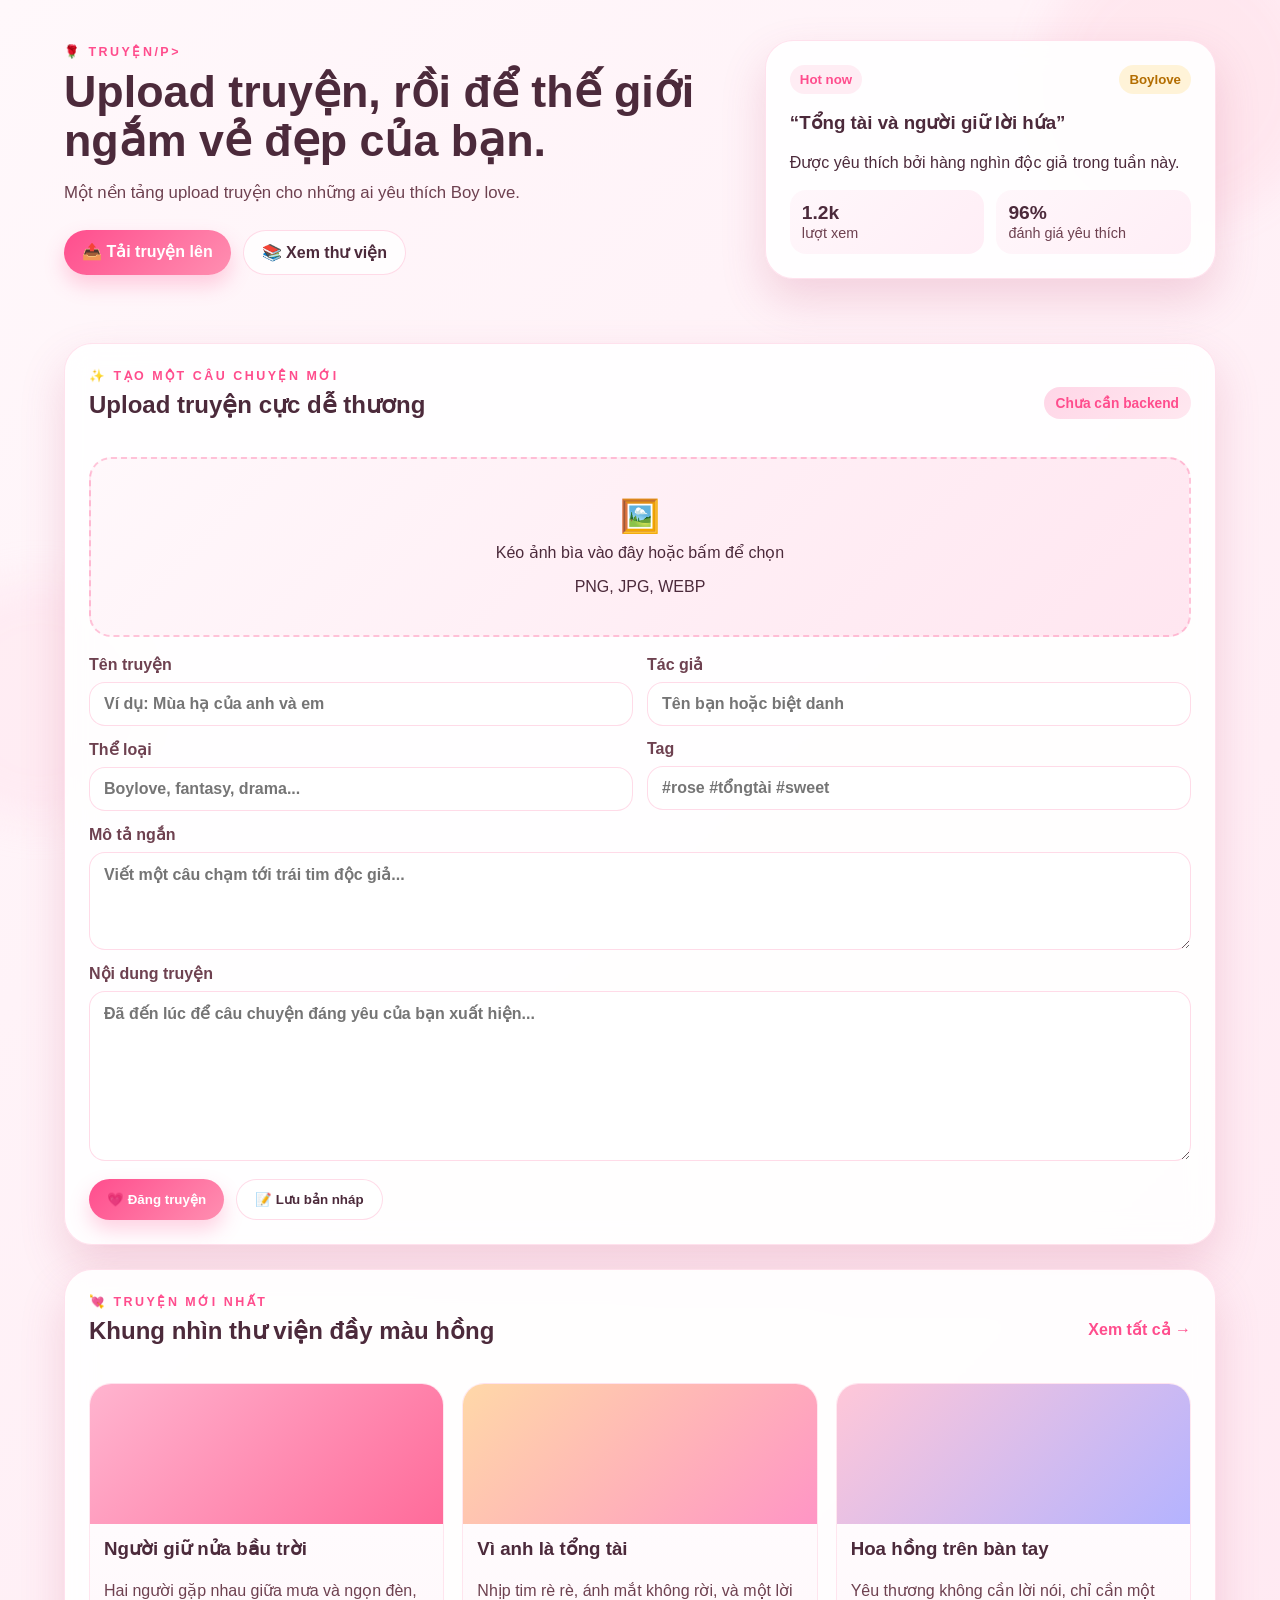
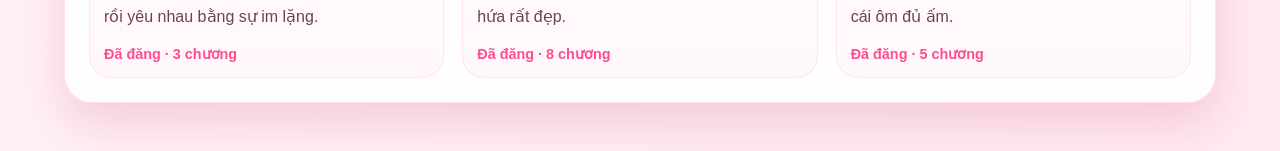
<file: index.html>
<!DOCTYPE html>
<html lang="vi">
  <head>
    <meta charset="UTF-8" />
    <meta name="viewport" content="width=device-width, initial-scale=1.0" />
    <title>Novel-BL</title>
    <link rel="stylesheet" href="styles.css" />
  </head>
  <body>
    <div class="bg-orb orb-one"></div>
    <div class="bg-orb orb-two"></div>

    <header class="hero">
      <div class="hero__text">
        <p class="eyebrow">🌹 Truyện/p>
        <h1>Upload truyện, rồi để thế giới ngắm vẻ đẹp của bạn.</h1>
        <p class="hero__desc">
          Một nền tảng upload truyện cho những ai yêu thích Boy love.
        </p>
        <div class="hero__actions">
          <a href="#upload" class="btn btn--primary">📤 Tải truyện lên</a>
          <a href="#library" class="btn btn--ghost">📚 Xem thư viện</a>
        </div>
      </div>

      <div class="hero__card">
        <div class="hero__card-top">
          <span class="pill">Hot now</span>
          <span class="pill pill--soft">Boylove</span>
        </div>
        <h3>“Tổng tài và người giữ lời hứa”</h3>
        <p>Được yêu thích bởi hàng nghìn độc giả trong tuần này.</p>
        <div class="stat-grid">
          <div>
            <strong>1.2k</strong>
            <span>lượt xem</span>
          </div>
          <div>
            <strong>96%</strong>
            <span>đánh giá yêu thích</span>
          </div>
        </div>
      </div>
    </header>

    <main>
      <section class="panel" id="upload">
        <div class="panel__header">
          <div>
            <p class="eyebrow">✨ Tạo một câu chuyện mới</p>
            <h2>Upload truyện cực dễ thương</h2>
          </div>
          <div class="panel__badge">Chưa cần backend</div>
        </div>

        <form class="upload-form">
          <div class="dropzone" id="dropzone">
            <input type="file" id="coverInput" accept="image/*" />
            <div class="dropzone__content">
              <div class="dropzone__icon">🖼️</div>
              <p>Kéo ảnh bìa vào đây hoặc bấm để chọn</p>
              <span>PNG, JPG, WEBP</span>
            </div>
          </div>

          <div class="form-grid">
            <label>
              <span>Tên truyện</span>
              <input type="text" placeholder="Ví dụ: Mùa hạ của anh và em" />
            </label>
            <label>
              <span>Tác giả</span>
              <input type="text" placeholder="Tên bạn hoặc biệt danh" />
            </label>
            <label>
              <span>Thể loại</span>
              <input type="text" placeholder="Boylove, fantasy, drama..." />
            </label>
            <label>
              <span>Tag</span>
              <input type="text" placeholder="#rose #tổngtài #sweet" />
            </label>
            <label class="full">
              <span>Mô tả ngắn</span>
              <textarea rows="4" placeholder="Viết một câu chạm tới trái tim độc giả..."></textarea>
            </label>
            <label class="full">
              <span>Nội dung truyện</span>
              <textarea rows="8" placeholder="Đã đến lúc để câu chuyện đáng yêu của bạn xuất hiện..."></textarea>
            </label>
          </div>

          <div class="form-actions">
            <button type="submit" class="btn btn--primary">💗 Đăng truyện</button>
            <button type="button" class="btn btn--ghost">📝 Lưu bản nháp</button>
          </div>
        </form>
      </section>

      <section class="panel" id="library">
        <div class="panel__header">
          <div>
            <p class="eyebrow">💘 Truyện mới nhất</p>
            <h2>Khung nhìn thư viện đầy màu hồng</h2>
          </div>
          <a href="#" class="text-link">Xem tất cả →</a>
        </div>

        <div class="story-grid">
          <article class="story-card">
            <div class="story-card__cover cover-a"></div>
            <div class="story-card__body">
              <h3>Người giữ nửa bầu trời</h3>
              <p>Hai người gặp nhau giữa mưa và ngọn đèn, rồi yêu nhau bằng sự im lặng.</p>
              <span>Đã đăng · 3 chương</span>
            </div>
          </article>

          <article class="story-card">
            <div class="story-card__cover cover-b"></div>
            <div class="story-card__body">
              <h3>Vì anh là tổng tài</h3>
              <p>Nhịp tim rè rè, ánh mắt không rời, và một lời hứa rất đẹp.</p>
              <span>Đã đăng · 8 chương</span>
            </div>
          </article>

          <article class="story-card">
            <div class="story-card__cover cover-c"></div>
            <div class="story-card__body">
              <h3>Hoa hồng trên bàn tay</h3>
              <p>Yêu thương không cần lời nói, chỉ cần một cái ôm đủ ấm.</p>
              <span>Đã đăng · 5 chương</span>
            </div>
          </article>
        </div>
      </section>
    </main>

    <script src="script.js"></script>
  </body>
</html>
</file>
<file: styles.css>
:root {
  --pink-1: #ffd6e7;
  --pink-2: #ff8fb1;
  --pink-3: #ff4d8d;
  --rose-1: #fff3f8;
  --ink: #4c2a3b;
  --text: #6e4150;
  --shadow: 0 20px 45px rgba(194, 68, 117, 0.2);
}

* {
  box-sizing: border-box;
}

body {
  margin: 0;
  font-family: "Segoe UI", Tahoma, Geneva, Verdana, sans-serif;
  color: var(--ink);
  background: linear-gradient(135deg, #fff8fb 0%, #ffe9f2 100%);
  min-height: 100vh;
  overflow-x: hidden;
  position: relative;
}

.bg-orb {
  position: fixed;
  border-radius: 50%;
  filter: blur(20px);
  opacity: 0.35;
  z-index: 0;
}

.orb-one {
  width: 280px;
  height: 280px;
  background: rgba(255, 143, 177, 0.3);
  top: -60px;
  right: -40px;
}

.orb-two {
  width: 240px;
  height: 240px;
  background: rgba(255, 214, 231, 0.8);
  left: -80px;
  bottom: 80px;
}

.hero,
main {
  position: relative;
  z-index: 1;
  max-width: 1200px;
  margin: 0 auto;
  padding: 24px;
}

.hero {
  display: grid;
  grid-template-columns: 1.2fr 0.8fr;
  gap: 24px;
  align-items: center;
  padding-top: 40px;
  padding-bottom: 40px;
}

.eyebrow {
  text-transform: uppercase;
  letter-spacing: 0.2em;
  font-size: 0.78rem;
  font-weight: 700;
  color: var(--pink-3);
  margin: 0 0 8px;
}

h1,
h2,
h3,
p {
  margin-top: 0;
}

h1 {
  font-size: clamp(2rem, 3.5vw, 3.2rem);
  line-height: 1.1;
  margin-bottom: 14px;
}

.hero__desc {
  color: var(--text);
  font-size: 1.05rem;
  line-height: 1.7;
  max-width: 640px;
}

.hero__actions {
  display: flex;
  gap: 12px;
  flex-wrap: wrap;
  margin-top: 22px;
}

.btn {
  border: none;
  border-radius: 999px;
  padding: 12px 18px;
  font-weight: 700;
  text-decoration: none;
  cursor: pointer;
  transition: transform 0.2s ease, box-shadow 0.2s ease;
}

.btn:hover {
  transform: translateY(-2px);
}

.btn--primary {
  background: linear-gradient(135deg, var(--pink-3), var(--pink-2));
  color: white;
  box-shadow: 0 10px 20px rgba(255, 77, 141, 0.25);
}

.btn--ghost {
  background: rgba(255, 255, 255, 0.8);
  color: var(--ink);
  border: 1px solid rgba(255, 77, 141, 0.2);
}

.hero__card,
.panel {
  background: rgba(255, 255, 255, 0.9);
  border: 1px solid rgba(255, 77, 141, 0.16);
  border-radius: 28px;
  box-shadow: var(--shadow);
  backdrop-filter: blur(14px);
}

.hero__card {
  padding: 24px;
}

.hero__card-top {
  display: flex;
  justify-content: space-between;
  gap: 8px;
  margin-bottom: 18px;
}

.pill {
  display: inline-block;
  padding: 7px 10px;
  border-radius: 999px;
  background: #ffedf4;
  color: var(--pink-3);
  font-size: 0.83rem;
  font-weight: 700;
}

.pill--soft {
  background: #fff3d8;
  color: #b36d00;
}

.stat-grid {
  display: grid;
  grid-template-columns: repeat(2, minmax(0, 1fr));
  gap: 12px;
  margin-top: 18px;
}

.stat-grid div {
  padding: 12px;
  background: linear-gradient(135deg, #fff7fb, #ffeef6);
  border-radius: 16px;
}

.stat-grid strong {
  display: block;
  font-size: 1.2rem;
}

.stat-grid span {
  color: var(--text);
  font-size: 0.9rem;
}

.panel {
  padding: 24px;
  margin-bottom: 24px;
}

.panel__header {
  display: flex;
  justify-content: space-between;
  align-items: center;
  gap: 12px;
  margin-bottom: 18px;
}

.panel__badge {
  background: linear-gradient(135deg, var(--pink-1), #ffe8f0);
  border-radius: 999px;
  padding: 8px 12px;
  font-size: 0.86rem;
  font-weight: 700;
  color: var(--pink-3);
}

.text-link {
  color: var(--pink-3);
  text-decoration: none;
  font-weight: 700;
}

.upload-form {
  display: grid;
  gap: 18px;
}

.dropzone {
  position: relative;
  border: 2px dashed rgba(255, 77, 141, 0.3);
  border-radius: 22px;
  background: linear-gradient(135deg, #fff8fb, #ffe6f0);
  min-height: 180px;
  display: grid;
  place-items: center;
  padding: 16px;
  text-align: center;
  cursor: pointer;
  transition: border-color 0.2s ease, transform 0.2s ease;
}

.dropzone:hover {
  border-color: var(--pink-3);
  transform: translateY(-1px);
}

.dropzone input {
  position: absolute;
  inset: 0;
  opacity: 0;
  cursor: pointer;
}

.dropzone__icon {
  font-size: 2rem;
  margin-bottom: 8px;
}

.form-grid {
  display: grid;
  grid-template-columns: repeat(2, minmax(0, 1fr));
  gap: 14px;
}

label {
  display: flex;
  flex-direction: column;
  gap: 8px;
  font-weight: 700;
  color: var(--text);
}

label.full {
  grid-column: 1 / -1;
}

input,
textarea {
  border: 1px solid rgba(255, 77, 141, 0.2);
  border-radius: 16px;
  padding: 12px 14px;
  font: inherit;
  color: var(--ink);
  background: #fff;
  outline: none;
}

input:focus,
textarea:focus {
  box-shadow: 0 0 0 3px rgba(255, 143, 177, 0.25);
  border-color: var(--pink-2);
}

.form-actions {
  display: flex;
  gap: 12px;
  flex-wrap: wrap;
}

.story-grid {
  display: grid;
  grid-template-columns: repeat(3, minmax(0, 1fr));
  gap: 18px;
}

.story-card {
  background: linear-gradient(180deg, #fff 0%, #fff7fb 100%);
  border-radius: 22px;
  overflow: hidden;
  border: 1px solid rgba(255, 77, 141, 0.12);
}

.story-card__cover {
  height: 140px;
  background-size: cover;
  background-position: center;
}

.cover-a {
  background: linear-gradient(135deg, #ffb4cf, #ff6b9a);
}

.cover-b {
  background: linear-gradient(135deg, #ffd8a8, #ff95c5);
}

.cover-c {
  background: linear-gradient(135deg, #ffc7d8, #b4b3ff);
}

.story-card__body {
  padding: 14px;
}

.story-card__body p {
  color: var(--text);
  line-height: 1.6;
}

.story-card__body span {
  color: var(--pink-3);
  font-size: 0.9rem;
  font-weight: 700;
}

@media (max-width: 900px) {
  .hero {
    grid-template-columns: 1fr;
  }

  .story-grid {
    grid-template-columns: 1fr;
  }
}

@media (max-width: 640px) {
  .hero,
  main {
    padding: 16px;
  }

  .form-grid {
    grid-template-columns: 1fr;
  }

  .panel__header {
    flex-direction: column;
    align-items: flex-start;
  }
}
</file>
